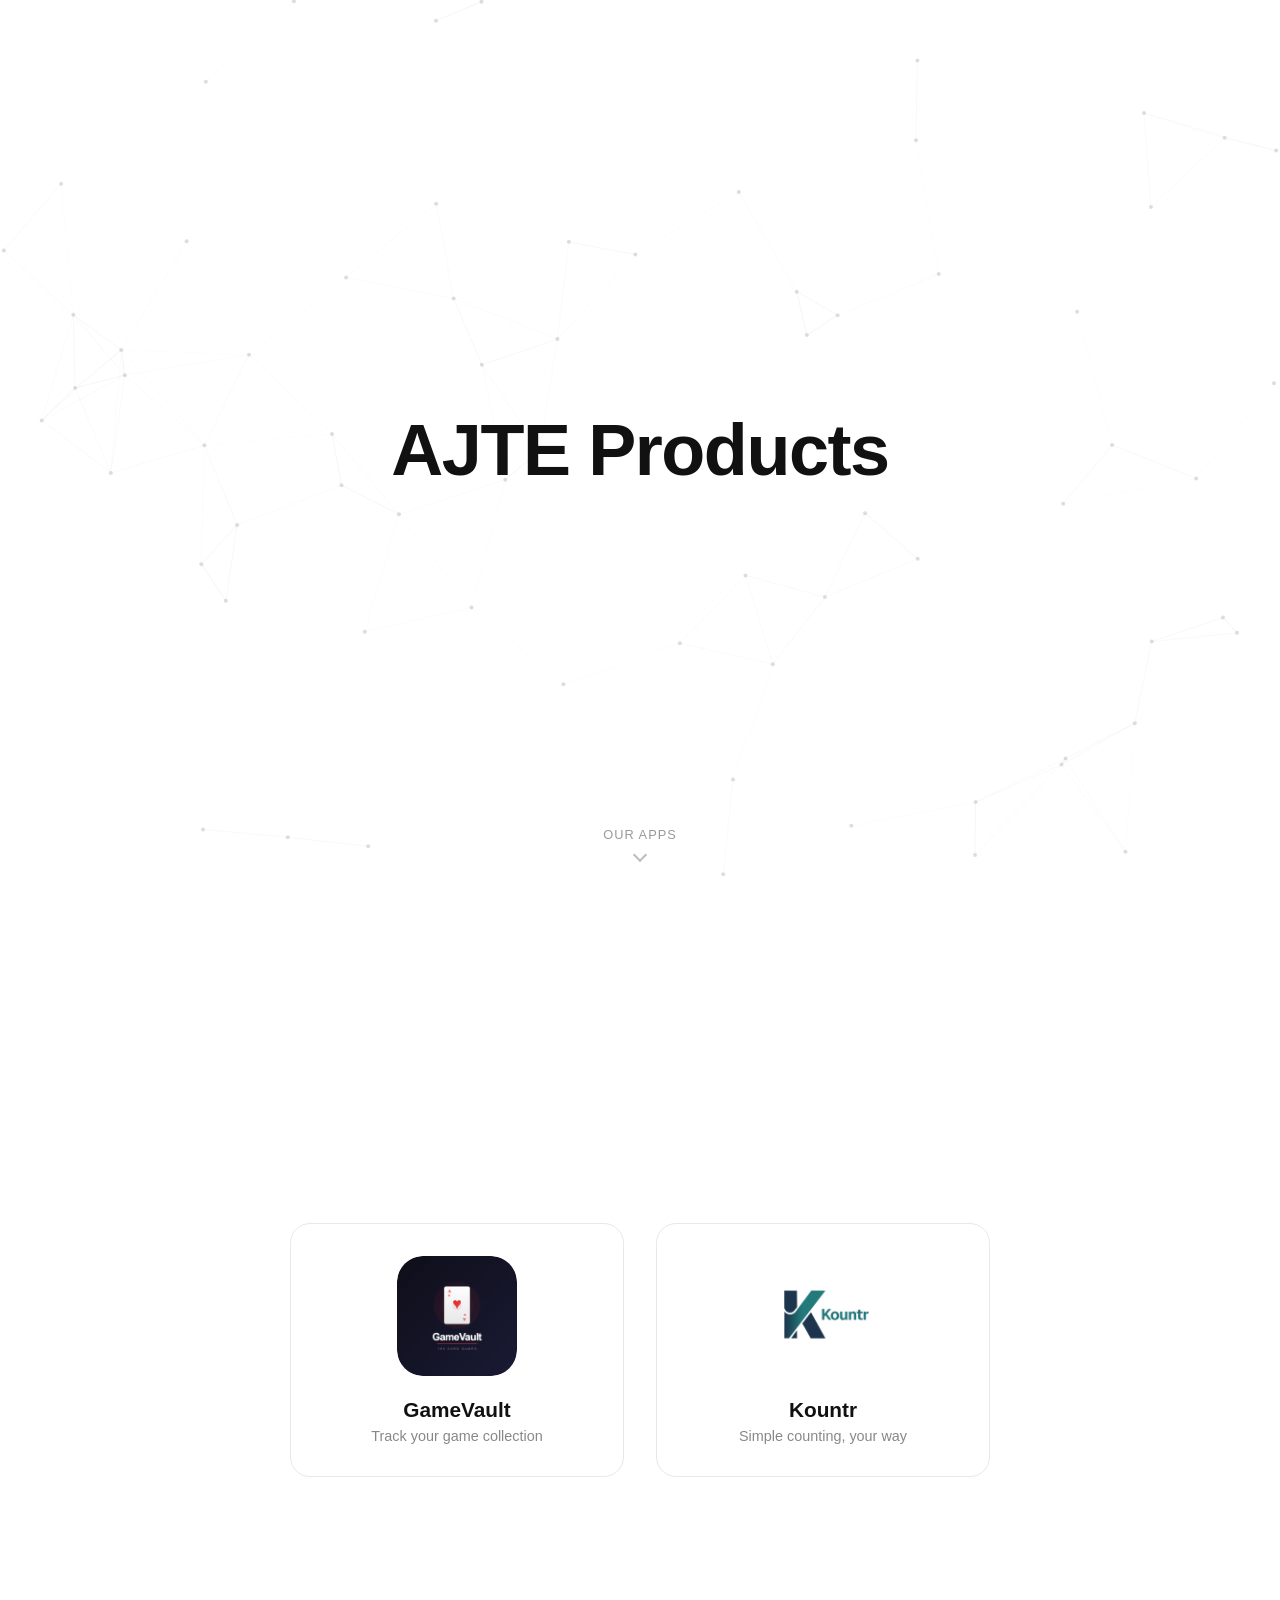
<file: index.html>
<!DOCTYPE html>
<html lang="en">
<head>
  <meta charset="UTF-8" />
  <meta name="viewport" content="width=device-width, initial-scale=1.0" />
  <title>AJTE Products</title>
  <link rel="stylesheet" href="style.css" />
</head>
<body>

  <!-- Animated background canvas -->
  <canvas id="bg-canvas"></canvas>

  <!-- Hero section -->
  <section id="hero">
    <h1>AJTE Products</h1>
    <div class="scroll-hint">
      <span>Our Apps</span>
      <div class="arrow"></div>
    </div>
  </section>

  <!-- Products section -->
  <section id="products">
    <div class="products-grid">

      <!-- GameVault -->
      <div class="product-card" onclick="window.location='gamevault/index.html'">
        <div class="product-image-placeholder">
          <img src="gamevault/icon-gamevault.png" alt="GameVault" />
        </div>
        <h2>GameVault</h2>
        <p>Track your game collection</p>
      </div>

      <!-- Kountr -->
      <div class="product-card" onclick="window.location='kountr/index.html'">
        <div class="product-image-placeholder">
          <img src="kountr/icon-kountr.png" alt="Kountr" />
        </div>
        <h2>Kountr</h2>
        <p>Simple counting, your way</p>
      </div>

    </div>
  </section>

  <script src="canvas.js"></script>
</body>
</html>
</file>
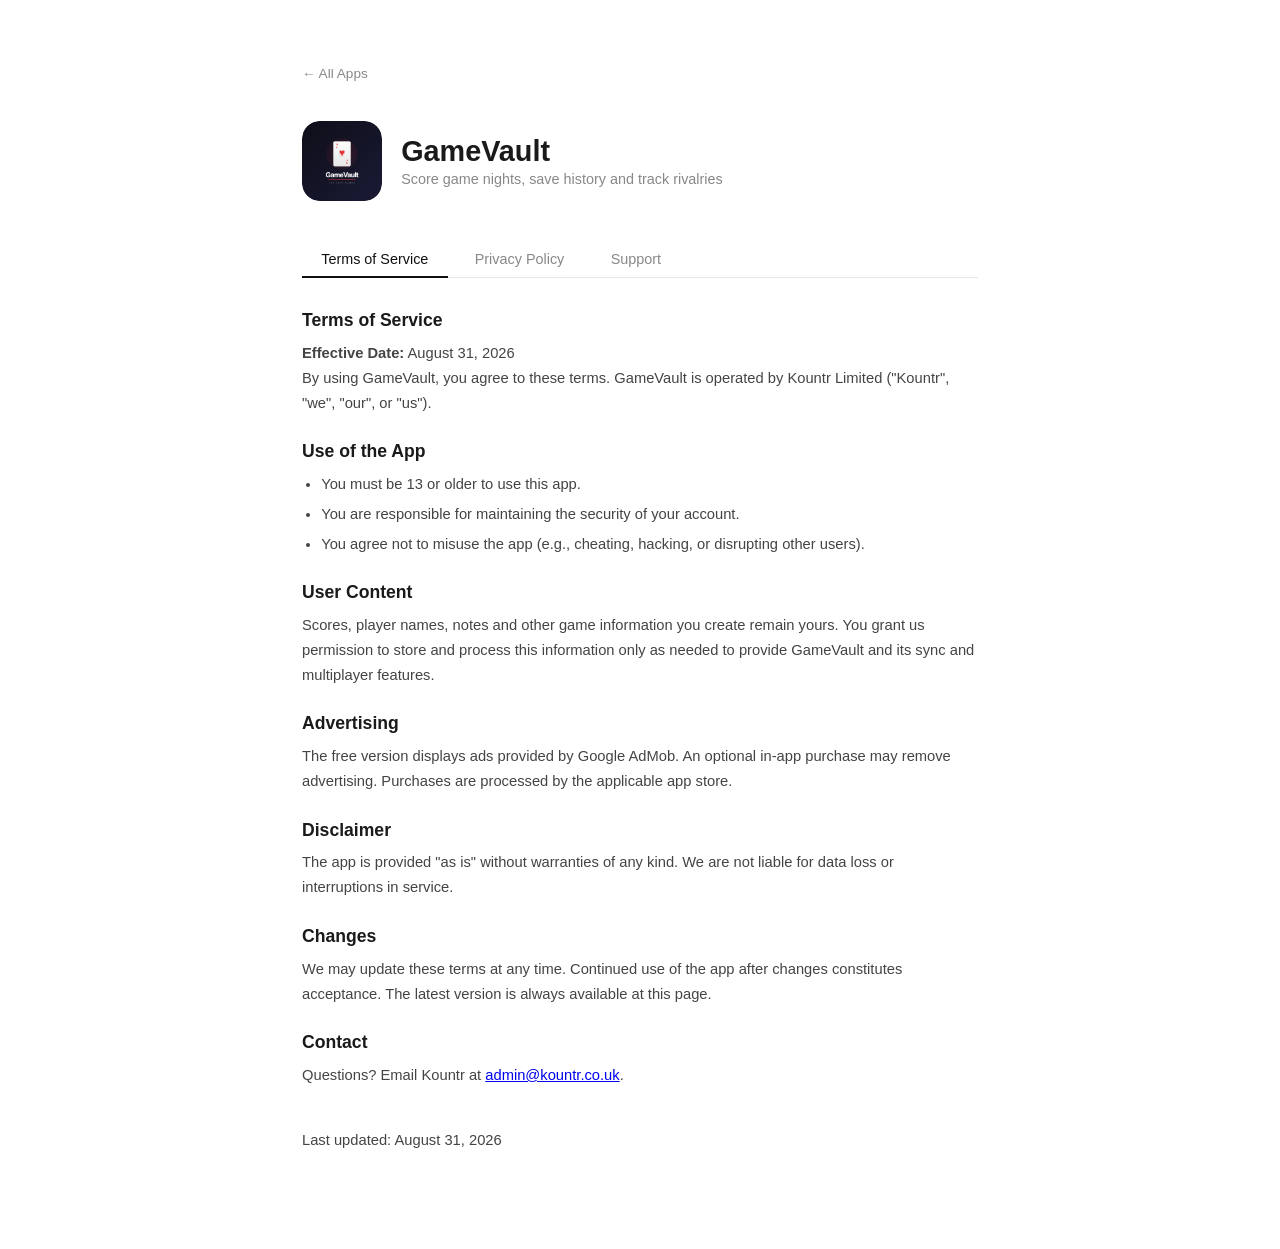
<file: gamevault/index.html>
<!DOCTYPE html>
<html lang="en">
<head>
  <meta charset="UTF-8" />
  <meta name="viewport" content="width=device-width, initial-scale=1.0" />
  <title>GameVault – Kountr</title>
  <link rel="stylesheet" href="../style.css" />
</head>
<body style="background:#fff;">

  <div class="product-detail">

    <a href="../index.html" class="back">← All Apps</a>

    <div class="app-header">
      <div class="app-icon">
        <img src="icon-gamevault.png" alt="GameVault" />
      </div>
      <div class="app-title">
        <h1>GameVault</h1>
        <p>Score game nights, save history and track rivalries</p>
      </div>
    </div>

    <div class="tab-nav">
      <button class="tab-btn" id="btn-tos"     onclick="showTab('tos')">Terms of Service</button>
      <button class="tab-btn" id="btn-privacy" onclick="showTab('privacy')">Privacy Policy</button>
      <button class="tab-btn" id="btn-support" onclick="showTab('support')">Support</button>
    </div>

    <!-- Terms of Service -->
    <div id="tos" class="tab-panel">
      <h2>Terms of Service</h2>
      <p><strong>Effective Date:</strong> August 31, 2026</p>
      <p>By using GameVault, you agree to these terms. GameVault is operated by Kountr Limited ("Kountr", "we", "our", or "us").</p>

      <h2>Use of the App</h2>
      <ul>
        <li>You must be 13 or older to use this app.</li>
        <li>You are responsible for maintaining the security of your account.</li>
        <li>You agree not to misuse the app (e.g., cheating, hacking, or disrupting other users).</li>
      </ul>

      <h2>User Content</h2>
      <p>Scores, player names, notes and other game information you create remain yours. You grant us permission to store and process this information only as needed to provide GameVault and its sync and multiplayer features.</p>

      <h2>Advertising</h2>
      <p>The free version displays ads provided by Google AdMob. An optional in-app purchase may remove advertising. Purchases are processed by the applicable app store.</p>

      <h2>Disclaimer</h2>
      <p>The app is provided "as is" without warranties of any kind. We are not liable for data loss or interruptions in service.</p>

      <h2>Changes</h2>
      <p>We may update these terms at any time. Continued use of the app after changes constitutes acceptance. The latest version is always available at this page.</p>

      <h2>Contact</h2>
      <p>Questions? Email Kountr at <a href="mailto:admin@kountr.co.uk">admin@kountr.co.uk</a>.</p>

      <p class="last-updated">Last updated: August 31, 2026</p>
    </div>

    <!-- Privacy Policy -->
    <div id="privacy" class="tab-panel">
      <h2>Privacy Policy</h2>
      <p><strong>Effective Date:</strong> August 31, 2026</p>
      <p>GameVault is operated by Kountr Limited ("Kountr", "we", "our", or "us"). This policy explains what information GameVault processes, why it is used, and the choices available to you.</p>

      <h2>What We Collect</h2>
      <ul>
        <li><strong>Account and profile data:</strong> Your email address, account identifier, chosen display name and avatar settings when you create or link an account. Guest profiles may be created without an email address.</li>
        <li><strong>Game data:</strong> Saved players, favourites, scores, rounds, game history, tournaments, notes, achievements and multiplayer room activity that you choose to create.</li>
        <li><strong>Purchase data:</strong> Product and transaction identifiers and entitlement status needed to verify an optional ad-removal purchase. We do not receive or store your payment-card details.</li>
        <li><strong>Advertising and consent data:</strong> The free version uses Google AdMob. Subject to your consent choices and applicable law, Google may process device identifiers, approximate location derived from an IP address, ad interactions and diagnostic information. See <a href="https://policies.google.com/privacy" target="_blank" rel="noopener">Google's Privacy Policy</a>.</li>
        <li><strong>Technical data:</strong> App version, device and operating-system information, security events and diagnostic information needed to operate, protect and troubleshoot the service.</li>
      </ul>

      <h2>How We Use Your Data</h2>
      <ul>
        <li>To provide accounts, saved history, cross-device sync, multiplayer and tournaments</li>
        <li>To secure the service, prevent abuse, diagnose faults and provide support</li>
        <li>To verify purchases and apply ad-free entitlements</li>
        <li>To display advertising where permitted by your consent choices and applicable law</li>
      </ul>

      <h2>Storage and Service Providers</h2>
      <p>Guest information may be stored locally on your device. Cloud accounts and synced game data are hosted using Supabase. We also use Google services for advertising, sign-in and Android purchases, and Apple services where applicable on iOS. These providers process information under their own terms and privacy policies. We do not sell your personal information.</p>

      <h2>Retention</h2>
      <p>Account-owned profile and game history are kept while your account remains active or as needed to provide the service. Expired multiplayer rooms and associated transient records are routinely removed after a short support period. Security and deletion audit records may be retained where reasonably necessary to demonstrate compliance, prevent abuse or meet legal obligations; retained deletion audits do not contain your email address or provider credentials.</p>

      <h2>Your Choices and Rights</h2>
      <p>You can manage advertising consent from the app's Privacy &amp; data settings, export a copy of supported account data, or permanently delete your account and synced data. See our <a href="delete-account/">account deletion instructions</a>. You may also contact us to request access, correction, restriction, objection or deletion where applicable under data-protection law.</p>

      <h2>Children's Privacy</h2>
      <p>This app is not directed at children under 13. We do not knowingly collect data from children under 13.</p>

      <h2>Contact</h2>
      <p>Privacy questions or requests can be sent to Kountr at <a href="mailto:admin@kountr.co.uk">admin@kountr.co.uk</a>.</p>

      <p class="last-updated">Last updated: August 31, 2026</p>
    </div>

    <!-- Support -->
    <div id="support" class="tab-panel">
      <h2>Support</h2>
      <p>Need help? Email Kountr at <a href="mailto:admin@kountr.co.uk">admin@kountr.co.uk</a> and we'll get back to you as soon as possible.</p>
      <p>To delete a GameVault account, follow our <a href="delete-account/">account deletion instructions</a>.</p>
    </div>

  </div>

  <script>
    function showTab(id) {
      document.querySelectorAll('.tab-panel').forEach(p => p.classList.remove('active'));
      document.querySelectorAll('.tab-btn').forEach(b => b.classList.remove('active'));
      document.getElementById(id).classList.add('active');
      document.getElementById('btn-' + id).classList.add('active');
      location.hash = id;
    }

    // Show tab based on URL hash, defaulting to tos
    const hash = location.hash.replace('#', '');
    showTab(['privacy', 'support'].includes(hash) ? hash : 'tos');
  </script>
</body>
</html>
</file>
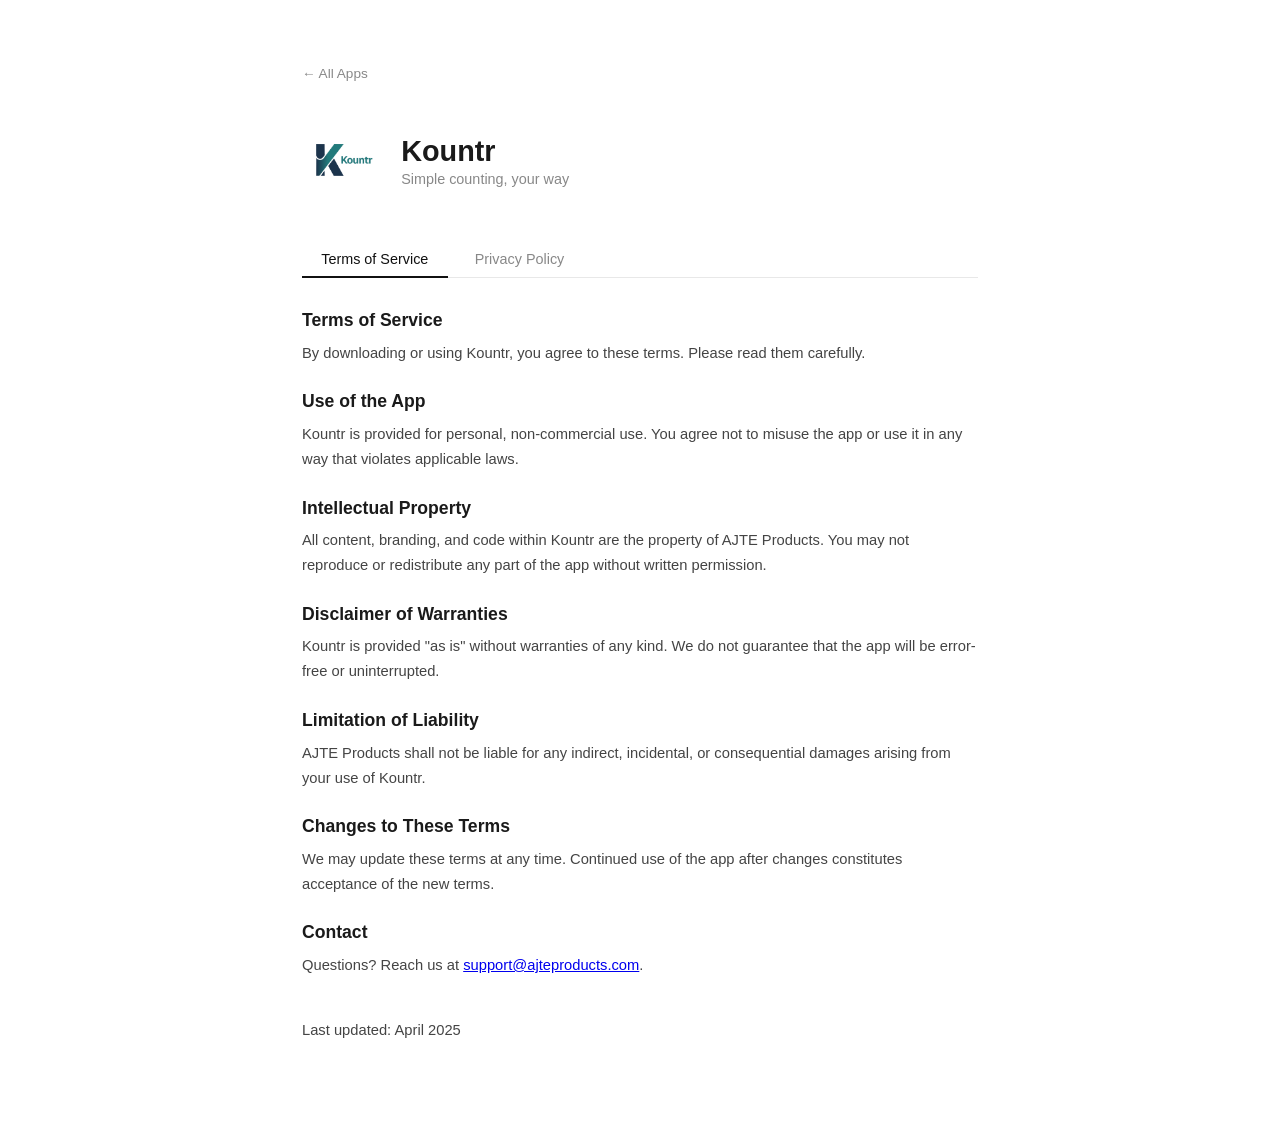
<file: kountr/index.html>
<!DOCTYPE html>
<html lang="en">
<head>
  <meta charset="UTF-8" />
  <meta name="viewport" content="width=device-width, initial-scale=1.0" />
  <title>Kountr – AJTE Products</title>
  <link rel="stylesheet" href="../style.css" />
</head>
<body style="background:#fff;">

  <div class="product-detail">

    <a href="../index.html" class="back">← All Apps</a>

    <div class="app-header">
      <div class="app-icon">
        <img src="icon-kountr.png" alt="Kountr" />
      </div>
      <div class="app-title">
        <h1>Kountr</h1>
        <p>Simple counting, your way</p>
      </div>
    </div>

    <div class="tab-nav">
      <button class="tab-btn active" onclick="showTab('tos', this)">Terms of Service</button>
      <button class="tab-btn"        onclick="showTab('privacy', this)">Privacy Policy</button>
    </div>

    <!-- Terms of Service -->
    <div id="tos" class="tab-panel active">
      <h2>Terms of Service</h2>
      <p>By downloading or using Kountr, you agree to these terms. Please read them carefully.</p>

      <h2>Use of the App</h2>
      <p>Kountr is provided for personal, non-commercial use. You agree not to misuse the app or use it in any way that violates applicable laws.</p>

      <h2>Intellectual Property</h2>
      <p>All content, branding, and code within Kountr are the property of AJTE Products. You may not reproduce or redistribute any part of the app without written permission.</p>

      <h2>Disclaimer of Warranties</h2>
      <p>Kountr is provided "as is" without warranties of any kind. We do not guarantee that the app will be error-free or uninterrupted.</p>

      <h2>Limitation of Liability</h2>
      <p>AJTE Products shall not be liable for any indirect, incidental, or consequential damages arising from your use of Kountr.</p>

      <h2>Changes to These Terms</h2>
      <p>We may update these terms at any time. Continued use of the app after changes constitutes acceptance of the new terms.</p>

      <h2>Contact</h2>
      <p>Questions? Reach us at <a href="mailto:support@ajteproducts.com">support@ajteproducts.com</a>.</p>

      <p class="last-updated">Last updated: April 2025</p>
    </div>

    <!-- Privacy Policy -->
    <div id="privacy" class="tab-panel">
      <h2>Privacy Policy</h2>
      <p>Your privacy matters to us. This policy explains what data Kountr collects and how it is used.</p>

      <h2>Data We Collect</h2>
      <p>Kountr may collect:</p>
      <ul>
        <li>Counter data you create and manage within the app</li>
        <li>App usage analytics (anonymous, aggregated)</li>
        <li>Crash reports to improve stability</li>
      </ul>

      <h2>How We Use Your Data</h2>
      <p>Data is used solely to provide and improve the app experience. We do not sell your data to third parties.</p>

      <h2>Data Storage</h2>
      <p>Your counter data is stored locally on your device. Analytics data may be processed by third-party services (e.g., Apple) in accordance with their own privacy policies.</p>

      <h2>Children's Privacy</h2>
      <p>Kountr is not directed at children under 13. We do not knowingly collect personal information from children.</p>

      <h2>Your Rights</h2>
      <p>You may delete all locally stored data by uninstalling the app. For other requests, contact us below.</p>

      <h2>Contact</h2>
      <p>Questions? Reach us at <a href="mailto:support@ajteproducts.com">support@ajteproducts.com</a>.</p>

      <p class="last-updated">Last updated: April 2025</p>
    </div>

  </div>

  <script>
    function showTab(id, btn) {
      document.querySelectorAll('.tab-panel').forEach(p => p.classList.remove('active'));
      document.querySelectorAll('.tab-btn').forEach(b => b.classList.remove('active'));
      document.getElementById(id).classList.add('active');
      btn.classList.add('active');
    }
  </script>
</body>
</html>
</file>
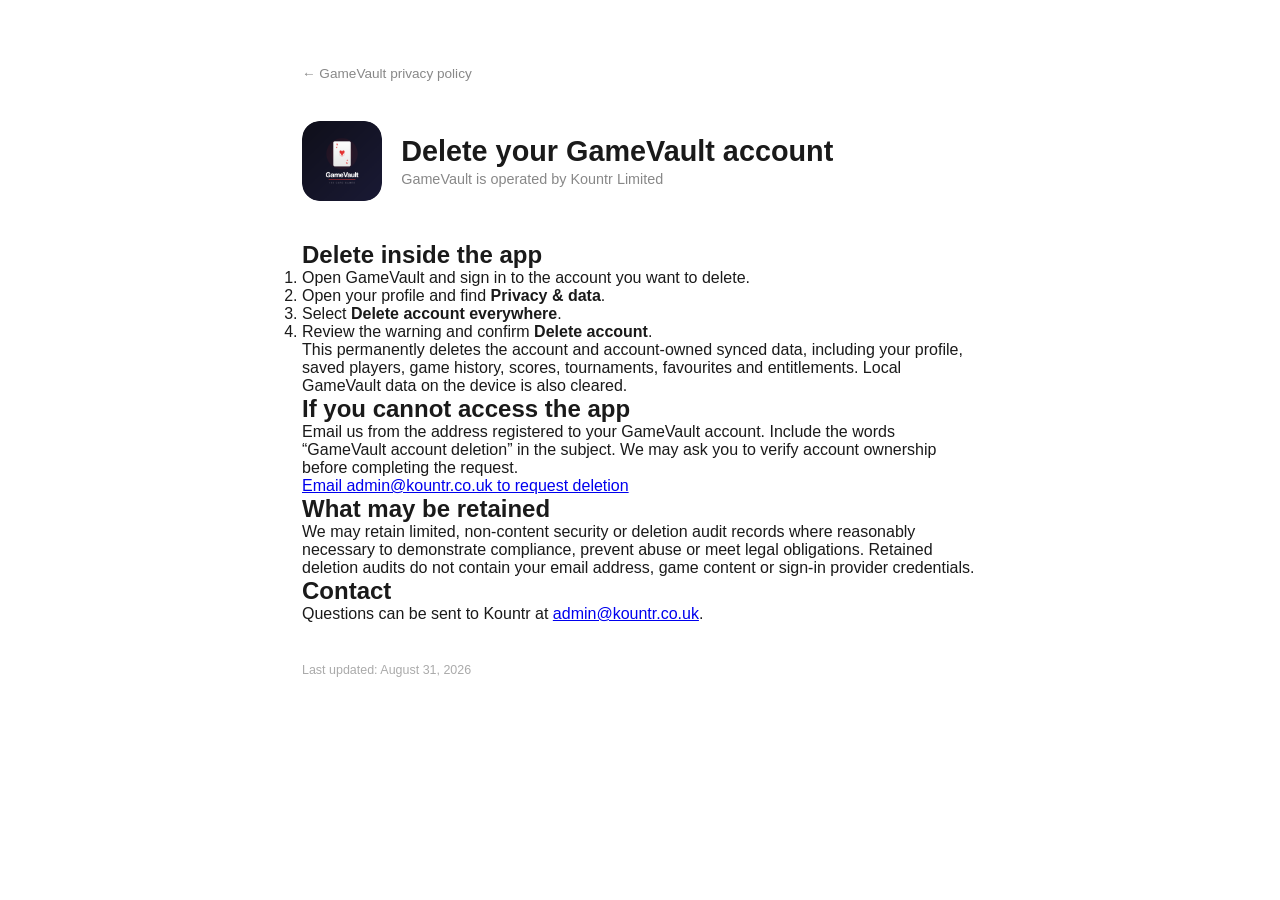
<file: gamevault/delete-account/index.html>
<!DOCTYPE html>
<html lang="en">
<head>
  <meta charset="UTF-8" />
  <meta name="viewport" content="width=device-width, initial-scale=1.0" />
  <title>Delete your GameVault account – Kountr</title>
  <meta name="description" content="Request deletion of your GameVault account and associated data." />
  <link rel="stylesheet" href="../../style.css" />
</head>
<body style="background:#fff;">
  <main class="product-detail">
    <a href="../index.html#privacy" class="back">← GameVault privacy policy</a>

    <div class="app-header">
      <div class="app-icon">
        <img src="../icon-gamevault.png" alt="GameVault" />
      </div>
      <div class="app-title">
        <h1>Delete your GameVault account</h1>
        <p>GameVault is operated by Kountr Limited</p>
      </div>
    </div>

    <h2>Delete inside the app</h2>
    <ol>
      <li>Open GameVault and sign in to the account you want to delete.</li>
      <li>Open your profile and find <strong>Privacy &amp; data</strong>.</li>
      <li>Select <strong>Delete account everywhere</strong>.</li>
      <li>Review the warning and confirm <strong>Delete account</strong>.</li>
    </ol>
    <p>This permanently deletes the account and account-owned synced data, including your profile, saved players, game history, scores, tournaments, favourites and entitlements. Local GameVault data on the device is also cleared.</p>

    <h2>If you cannot access the app</h2>
    <p>Email us from the address registered to your GameVault account. Include the words “GameVault account deletion” in the subject. We may ask you to verify account ownership before completing the request.</p>
    <p><a href="mailto:admin@kountr.co.uk?subject=GameVault%20account%20deletion%20request">Email admin@kountr.co.uk to request deletion</a></p>

    <h2>What may be retained</h2>
    <p>We may retain limited, non-content security or deletion audit records where reasonably necessary to demonstrate compliance, prevent abuse or meet legal obligations. Retained deletion audits do not contain your email address, game content or sign-in provider credentials.</p>

    <h2>Contact</h2>
    <p>Questions can be sent to Kountr at <a href="mailto:admin@kountr.co.uk">admin@kountr.co.uk</a>.</p>
    <p class="last-updated">Last updated: August 31, 2026</p>
  </main>
</body>
</html>
</file>
<file: style.css>
*, *::before, *::after {
  box-sizing: border-box;
  margin: 0;
  padding: 0;
}

html {
  scroll-behavior: smooth;
}

body {
  font-family: -apple-system, BlinkMacSystemFont, 'Segoe UI', Helvetica, Arial, sans-serif;
  background: #ffffff;
  color: #1a1a1a;
  overflow-x: hidden;
}

/* ── Canvas ─────────────────────────────────────────── */
#bg-canvas {
  position: fixed;
  top: 0;
  left: 0;
  width: 100%;
  height: 100%;
  z-index: 0;
  pointer-events: none;
}

/* ── Hero ────────────────────────────────────────────── */
#hero {
  position: relative;
  z-index: 1;
  height: 100vh;
  display: flex;
  flex-direction: column;
  align-items: center;
  justify-content: center;
  text-align: center;
}

#hero h1 {
  font-size: clamp(2.2rem, 6vw, 4.5rem);
  font-weight: 700;
  letter-spacing: -0.02em;
  color: #111111;
}

/* Scroll hint */
.scroll-hint {
  position: absolute;
  bottom: 2.5rem;
  display: flex;
  flex-direction: column;
  align-items: center;
  gap: 0.5rem;
  color: #999;
  font-size: 0.8rem;
  letter-spacing: 0.08em;
  text-transform: uppercase;
  animation: fadeInUp 1.2s ease 0.8s both;
}

.arrow {
  width: 10px;
  height: 10px;
  border-right: 2px solid #bbb;
  border-bottom: 2px solid #bbb;
  transform: rotate(45deg);
  animation: bounce 1.4s ease infinite;
}

@keyframes bounce {
  0%, 100% { transform: rotate(45deg) translateY(0); }
  50%       { transform: rotate(45deg) translateY(5px); }
}

@keyframes fadeInUp {
  from { opacity: 0; transform: translateY(12px); }
  to   { opacity: 1; transform: translateY(0); }
}

/* ── Products ────────────────────────────────────────── */
#products {
  position: relative;
  z-index: 1;
  min-height: 100vh;
  display: flex;
  align-items: center;
  justify-content: center;
  padding: 4rem 2rem;
  background: #ffffff;
}

.products-grid {
  display: grid;
  grid-template-columns: repeat(auto-fit, minmax(260px, 1fr));
  gap: 2rem;
  max-width: 700px;
  width: 100%;
}

/* ── Product card ────────────────────────────────────── */
.product-card {
  background: #ffffff;
  border: 1px solid #e8e8e8;
  border-radius: 20px;
  padding: 2rem;
  text-align: center;
  cursor: pointer;
  transition: transform 0.2s ease, box-shadow 0.2s ease, border-color 0.2s ease;
}

.product-card:hover {
  transform: translateY(-6px);
  box-shadow: 0 16px 40px rgba(0, 0, 0, 0.08);
  border-color: #d0d0d0;
}

.product-image-placeholder {
  width: 120px;
  height: 120px;
  margin: 0 auto 1.4rem;
  border-radius: 26px;
  overflow: hidden;
}

/* If the user drops an <img> inside the placeholder */
.product-image-placeholder img {
  width: 100%;
  height: 100%;
  object-fit: cover;
  border-radius: 24px;
}

.product-card h2 {
  font-size: 1.3rem;
  font-weight: 600;
  margin-bottom: 0.4rem;
  color: #111;
}

.product-card p {
  font-size: 0.9rem;
  color: #888;
}

/* ── Product detail pages ────────────────────────────── */
.product-detail {
  max-width: 740px;
  margin: 0 auto;
  padding: 4rem 2rem 6rem;
}

.product-detail .back {
  display: inline-flex;
  align-items: center;
  gap: 0.4rem;
  color: #888;
  font-size: 0.85rem;
  text-decoration: none;
  margin-bottom: 2.5rem;
  transition: color 0.15s;
}

.product-detail .back:hover { color: #333; }

.product-detail .app-header {
  display: flex;
  align-items: center;
  gap: 1.2rem;
  margin-bottom: 2.5rem;
}

.product-detail .app-icon {
  width: 80px;
  height: 80px;
  border-radius: 18px;
  overflow: hidden;
  flex-shrink: 0;
}

.product-detail .app-icon img {
  width: 100%;
  height: 100%;
  object-fit: cover;
  border-radius: 16px;
}

.product-detail .app-title h1 {
  font-size: 1.8rem;
  font-weight: 700;
}

.product-detail .app-title p {
  color: #888;
  font-size: 0.9rem;
  margin-top: 0.2rem;
}

/* Tab nav */
.tab-nav {
  display: flex;
  gap: 0.5rem;
  border-bottom: 1px solid #e8e8e8;
  margin-bottom: 2rem;
}

.tab-btn {
  padding: 0.6rem 1.2rem;
  background: none;
  border: none;
  border-bottom: 2px solid transparent;
  font-size: 0.9rem;
  font-weight: 500;
  color: #888;
  cursor: pointer;
  transition: color 0.15s, border-color 0.15s;
  margin-bottom: -1px;
}

.tab-btn.active {
  color: #111;
  border-bottom-color: #111;
}

.tab-panel { display: none; }
.tab-panel.active { display: block; }

.tab-panel h2 {
  font-size: 1.1rem;
  font-weight: 600;
  margin: 1.6rem 0 0.6rem;
}

.tab-panel h2:first-child { margin-top: 0; }

.tab-panel p, .tab-panel li {
  font-size: 0.92rem;
  line-height: 1.7;
  color: #444;
}

.tab-panel ul {
  padding-left: 1.2rem;
  margin-top: 0.4rem;
}

.tab-panel li { margin-bottom: 0.3rem; }

.last-updated {
  font-size: 0.78rem;
  color: #aaa;
  margin-top: 2.5rem;
}
</file>
